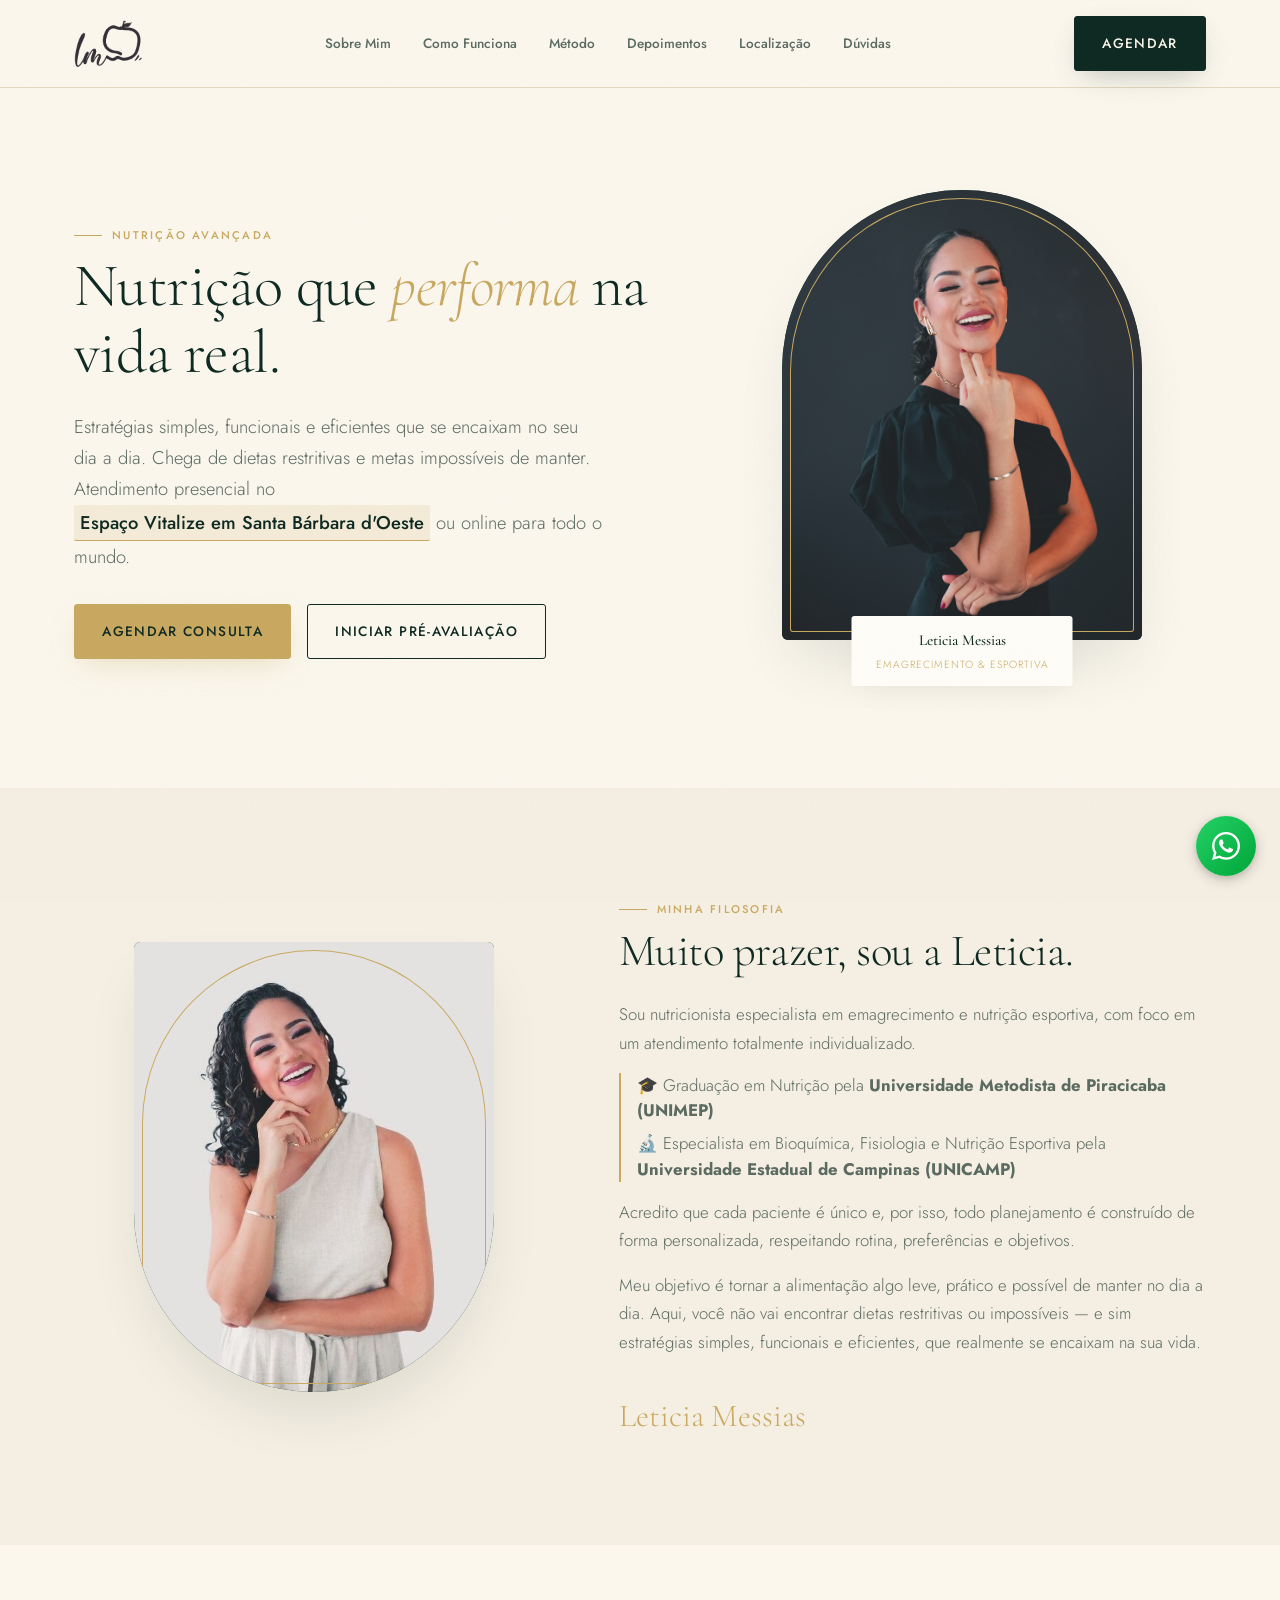
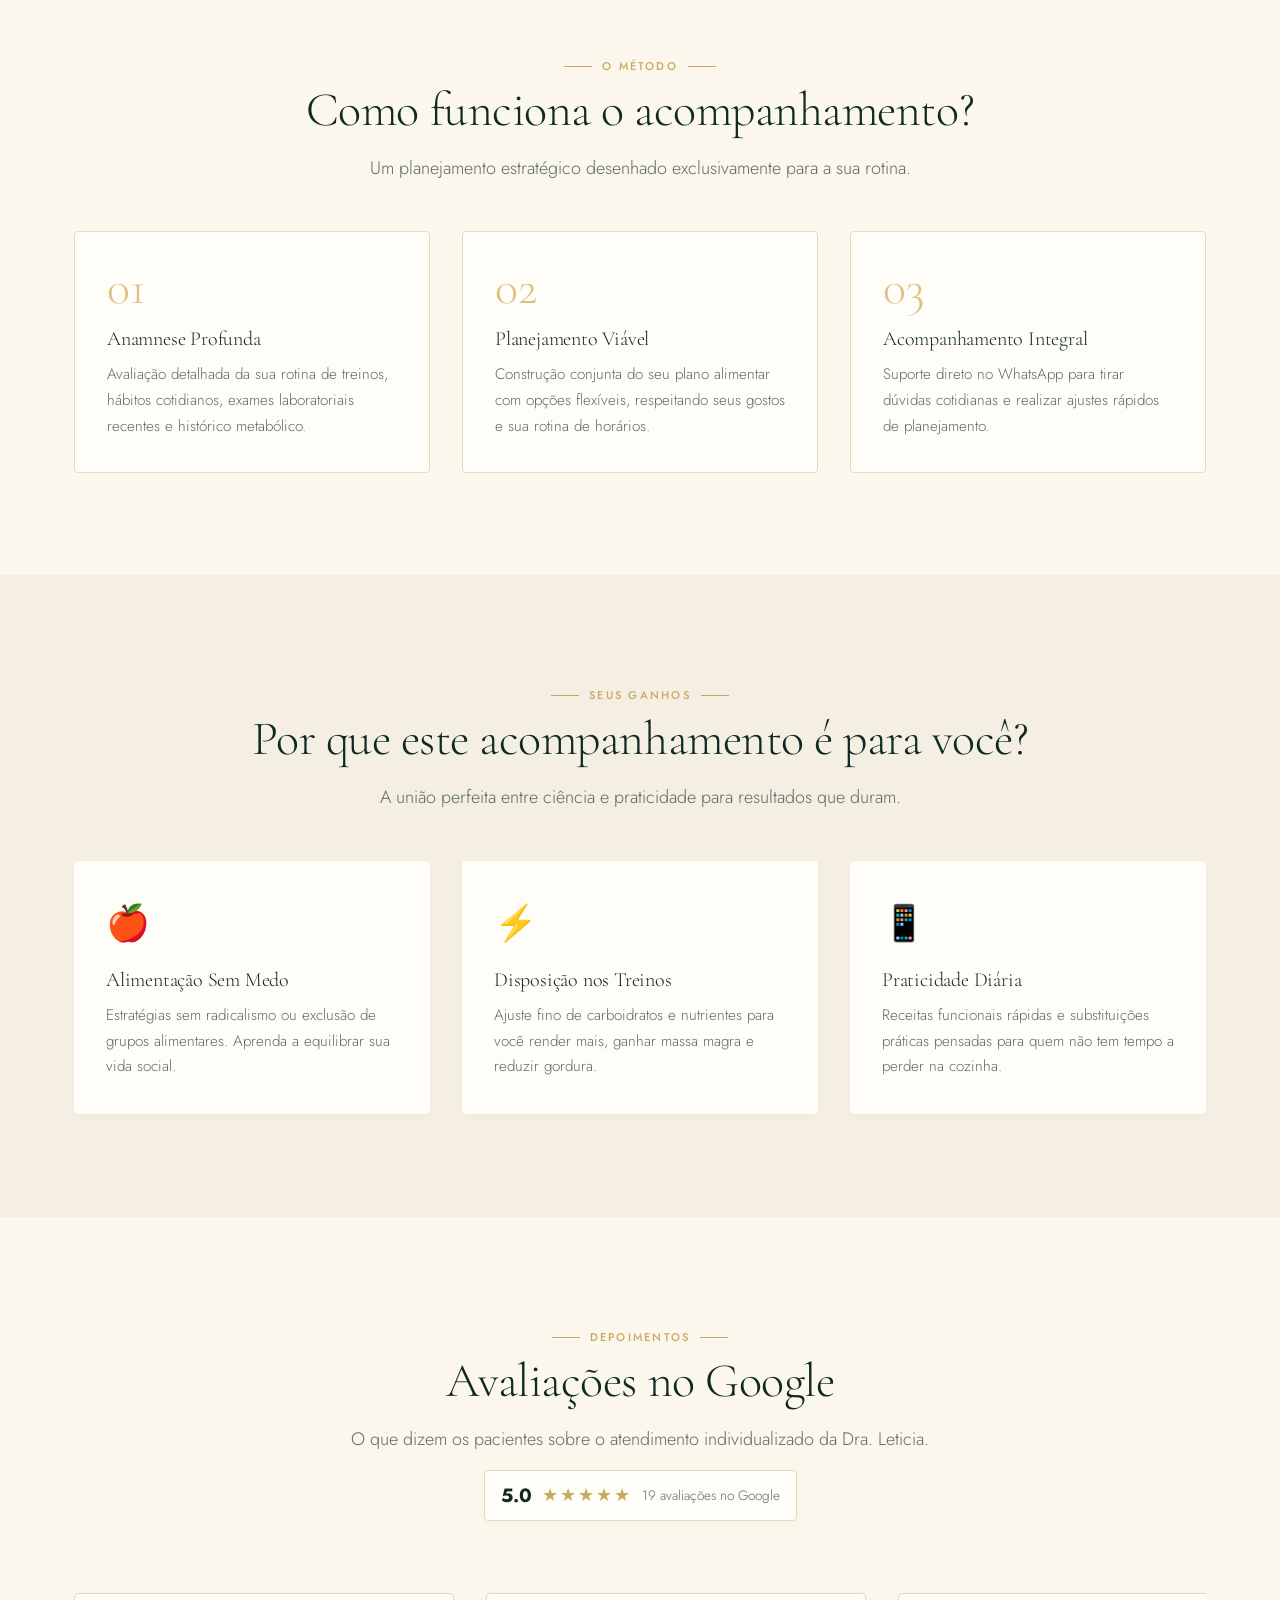
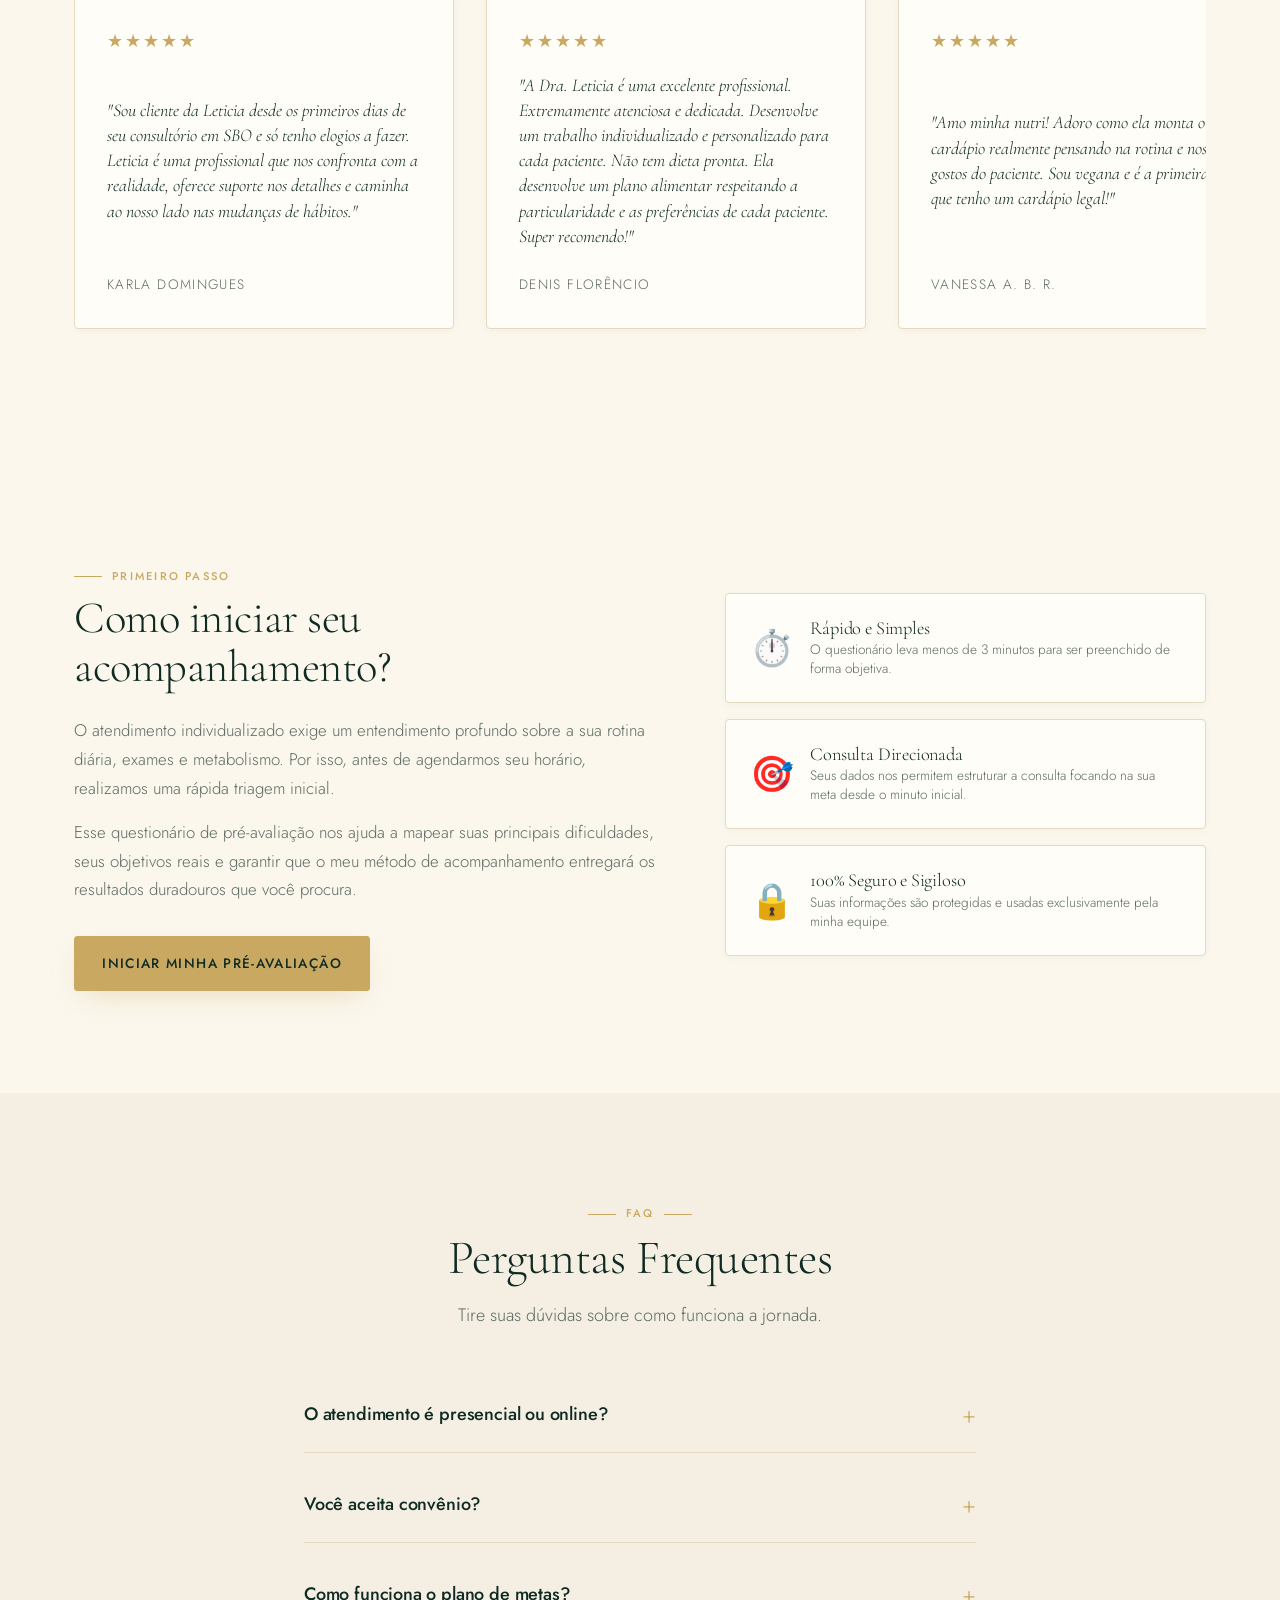
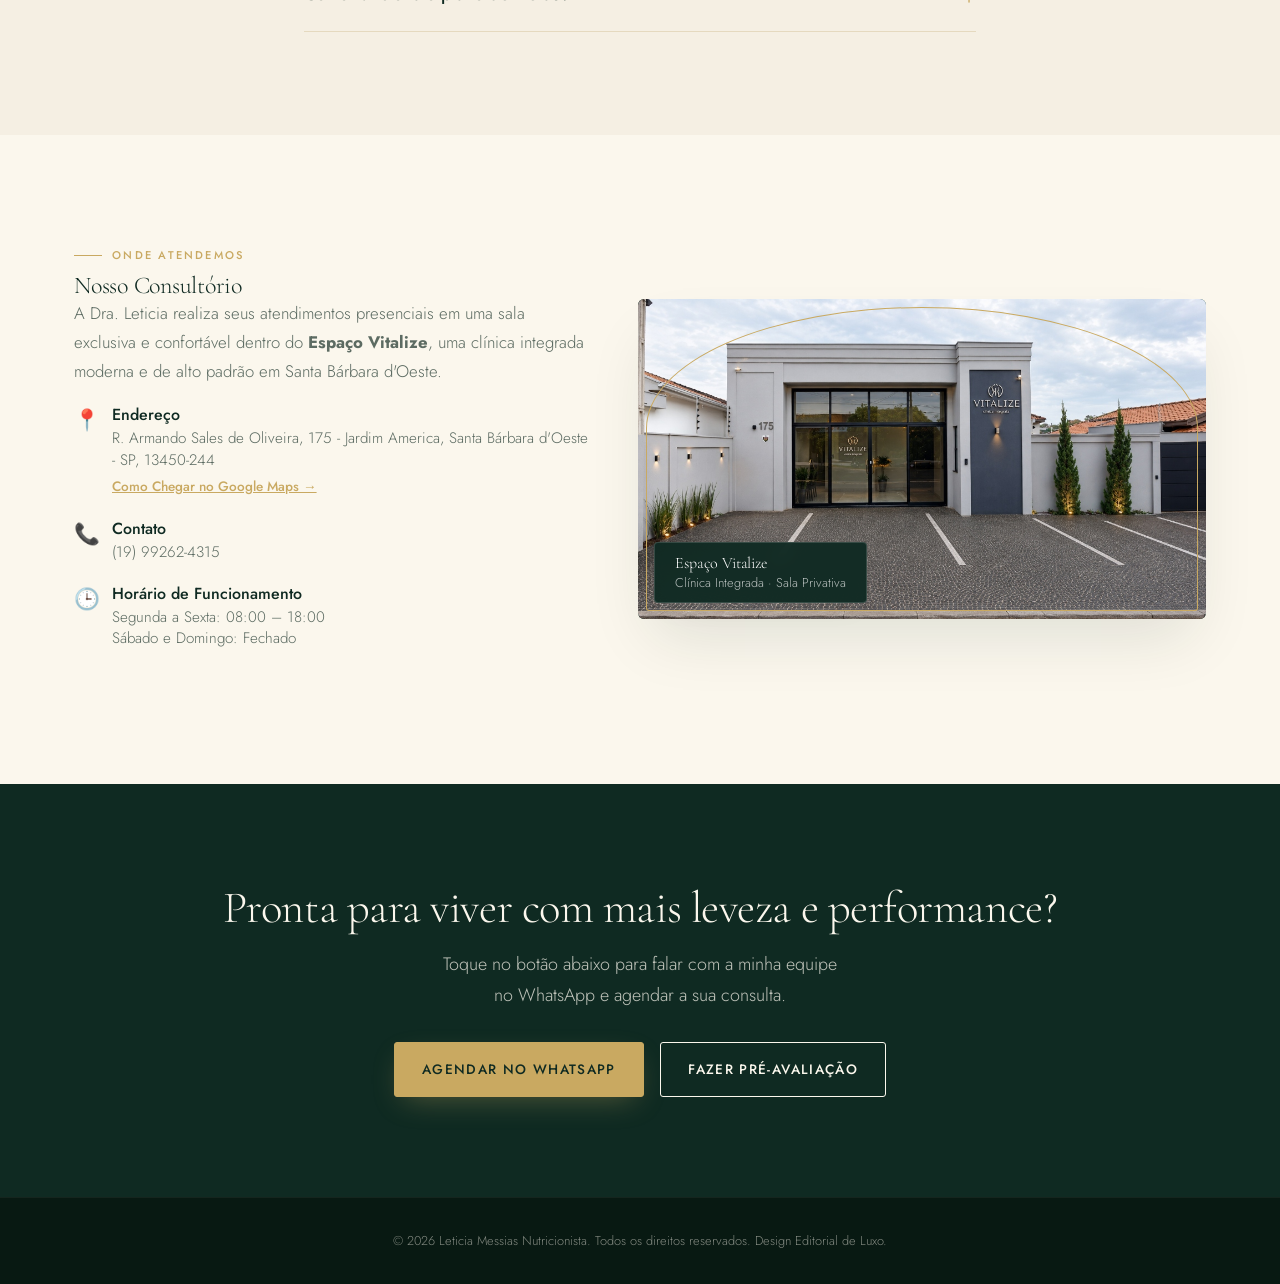
<file: src/index.html>
<!DOCTYPE html>
<html lang="pt-BR">
<head>
    <meta charset="UTF-8">
    <meta name="viewport" content="width=device-width, initial-scale=1.0">
    <title>Dra. Leticia Messias — Nutrição que performa na vida real</title>
    <!-- CSS Principal -->
    <link rel="stylesheet" href="./css/main.css">
</head>
<body>

    <!-- TEXTURA DE PAPEL EDITORIAL FIXA -->
    <div class="grain"></div>

    <!-- HEADER -->
    <header class="site-header">
        <div class="wrap nav">
            <a href="#" class="logo">
                <img src="./assets/icons/logo.png" alt="Leticia Messias Nutricionista" style="height: 48px; width: auto;">
            </a>
            <nav class="nav-links" aria-label="Navegação principal">
                <a href="#sobre">Sobre Mim</a>
                <a href="#como-funciona">Como Funciona</a>
                <a href="#beneficios">Método</a>
                <a href="#depoimentos">Depoimentos</a>
                <a href="#localizacao">Localização</a>
                <a href="#faq">Dúvidas</a>
            </nav>
            <a href="https://wa.me/5519992624315?text=Ol%C3%A1%2C%20Leticia!%20Gostaria%20de%20saber%20mais%20e%20agendar%20uma%20consulta." target="_blank" class="btn">Agendar</a>
        </div>
    </header>

    <!-- HERO -->
    <section id="hero" class="hero">
        <div class="wrap grid">
            <span class="eyebrow center hero-mobile-eyebrow">Nutricionista em Santa Bárbara d'Oeste · Presencial & Online</span>
            <div class="hero__content reveal">
                <span class="eyebrow hero-desktop-eyebrow">Nutrição Avançada</span>
                <h1>Nutrição que <em>performa</em> na vida real.</h1>
                <p class="sub">Estratégias simples, funcionais e eficientes que se encaixam no seu dia a dia. Chega de dietas restritivas e metas impossíveis de manter.<br> Atendimento presencial no <span class="hero-location-highlight">Espaço Vitalize em Santa Bárbara d'Oeste</span> ou online para todo o mundo.</p>
                <div class="cta-row" style="display: flex; gap: var(--space-4); flex-wrap: wrap;">
                    <a href="https://wa.me/5519992624315?text=Ol%C3%A1%2C%20Leticia!%20Gostaria%20de%20saber%20mais%20e%20agendar%20uma%20consulta." target="_blank" class="btn btn--gold">Agendar Consulta</a>
                    <a href="./pre-avaliacao.html" class="btn" style="background-color: transparent; color: var(--color-primary); border-color: var(--color-primary); box-shadow: none;">Iniciar Pré-Avaliação</a>
                </div>
            </div>
            <div class="arch-wrap reveal reveal-delay-1">
                <div class="arch">
                    <img src="./assets/images/letici-about.png" alt="Dra. Leticia Messias">
                </div>
                <div class="arch-tag">
                    <div class="tag-title">Leticia Messias</div>
                    <div class="tag-sub">Emagrecimento & Esportiva</div>
                </div>
            </div>
        </div>
    </section>

    <!-- SOBRE MIM -->
    <section id="sobre" class="sobre alt-bg">
        <div class="wrap grid">
            <div class="arch-wrap reveal">
                <div class="arch" style="border-radius: 6px 6px 50% 50% / 6px 6px 40% 40%;">
                    <img src="./assets/images/leticia-hero.webp" alt="Dra. Leticia Messias no consultório">
                </div>
            </div>
            <div class="sobre__conteudo reveal reveal-delay-1">
                <span class="eyebrow">Minha Filosofia</span>
                <h2>Muito prazer, sou a Leticia.</h2>
                <p>Sou nutricionista especialista em emagrecimento e nutrição esportiva, com foco em um atendimento totalmente individualizado.</p>
                <div class="sobre__formacao" style="margin-block: var(--space-4); font-size: 0.9rem; color: var(--color-text-muted); line-height: 1.5; border-left: 2px solid var(--color-accent); padding-left: var(--space-4);">
                    <p style="margin-bottom: var(--space-2);">🎓 Graduação em Nutrição pela <strong>Universidade Metodista de Piracicaba (UNIMEP)</strong></p>
                    <p>🔬 Especialista em Bioquímica, Fisiologia e Nutrição Esportiva pela <strong>Universidade Estadual de Campinas (UNICAMP)</strong></p>
                </div>
                <p>Acredito que cada paciente é único e, por isso, todo planejamento é construído de forma personalizada, respeitando rotina, preferências e objetivos.</p>
                <p>Meu objetivo é tornar a alimentação algo leve, prático e possível de manter no dia a dia. Aqui, você não vai encontrar dietas restritivas ou impossíveis — e sim estratégias simples, funcionais e eficientes, que realmente se encaixam na sua vida.</p>
                <div class="sobre__assinatura">Leticia Messias</div>
            </div>
        </div>
    </section>

    <!-- COMO FUNCIONA -->
    <section id="como-funciona" class="como-funciona">
        <div class="wrap">
            <div class="sec-head center reveal">
                <span class="eyebrow center">O Método</span>
                <h2>Como funciona o acompanhamento?</h2>
                <p>Um planejamento estratégico desenhado exclusivamente para a sua rotina.</p>
            </div>
            
            <div class="timeline-grid reveal reveal-delay-1">
                <div class="step-card">
                    <div class="step-num">01</div>
                    <h3>Anamnese Profunda</h3>
                    <p>Avaliação detalhada da sua rotina de treinos, hábitos cotidianos, exames laboratoriais recentes e histórico metabólico.</p>
                </div>
                <div class="step-card">
                    <div class="step-num">02</div>
                    <h3>Planejamento Viável</h3>
                    <p>Construção conjunta do seu plano alimentar com opções flexíveis, respeitando seus gostos e sua rotina de horários.</p>
                </div>
                <div class="step-card">
                    <div class="step-num">03</div>
                    <h3>Acompanhamento Integral</h3>
                    <p>Suporte direto no WhatsApp para tirar dúvidas cotidianas e realizar ajustes rápidos de planejamento.</p>
                </div>
            </div>
        </div>
    </section>

    <!-- BENEFICIOS -->
    <section id="beneficios" class="beneficios alt-bg">
        <div class="wrap">
            <div class="sec-head center reveal">
                <span class="eyebrow center">Seus Ganhos</span>
                <h2>Por que este acompanhamento é para você?</h2>
                <p>A união perfeita entre ciência e praticidade para resultados que duram.</p>
            </div>

            <div class="beneficios-grid reveal reveal-delay-1">
                <div class="beneficios-card">
                    <div class="beneficios-icon">🍎</div>
                    <h3>Alimentação Sem Medo</h3>
                    <p>Estratégias sem radicalismo ou exclusão de grupos alimentares. Aprenda a equilibrar sua vida social.</p>
                </div>
                <div class="beneficios-card">
                    <div class="beneficios-icon">⚡</div>
                    <h3>Disposição nos Treinos</h3>
                    <p>Ajuste fino de carboidratos e nutrientes para você render mais, ganhar massa magra e reduzir gordura.</p>
                </div>
                <div class="beneficios-card">
                    <div class="beneficios-icon">📱</div>
                    <h3>Praticidade Diária</h3>
                    <p>Receitas funcionais rápidas e substituições práticas pensadas para quem não tem tempo a perder na cozinha.</p>
                </div>
            </div>
        </div>
    </section>

    <!-- DEPOIMENTOS -->
    <section id="depoimentos" class="depoimentos">
        <div class="wrap">
            <div class="sec-head center reveal">
                <span class="eyebrow center">Depoimentos</span>
                <h2>Avaliações no Google</h2>
                <p>O que dizem os pacientes sobre o atendimento individualizado da Dra. Leticia.</p>
                <div class="google-badge" style="display: inline-flex; align-items: center; gap: 10px; margin-top: var(--space-4); background: var(--color-surface); padding: 8px 16px; border: 1px solid var(--color-border); border-radius: 4px; box-shadow: var(--shadow-sm);">
                    <span style="font-weight: bold; font-size: 1.2rem; color: var(--color-primary); font-family: var(--font-body);">5.0</span>
                    <span class="stars" style="margin-bottom: 0;">★★★★★</span>
                    <span style="font-size: 0.85rem; color: var(--color-text-muted);">19 avaliações no Google</span>
                </div>
            </div>

            <div class="depoimentos__carousel-container reveal reveal-delay-1">
                <div class="depoimentos__track">
                    <!-- Conjunto original de 4 cards -->
                    <div class="depoimentos-card">
                        <div class="stars">★★★★★</div>
                        <blockquote>"Sou cliente da Leticia desde os primeiros dias de seu consultório em SBO e só tenho elogios a fazer. Leticia é uma profissional que nos confronta com a realidade, oferece suporte nos detalhes e caminha ao nosso lado nas mudanças de hábitos."</blockquote>
                        <div class="author">Karla Domingues</div>
                    </div>
                    <div class="depoimentos-card">
                        <div class="stars">★★★★★</div>
                        <blockquote>"A Dra. Leticia é uma excelente profissional. Extremamente atenciosa e dedicada. Desenvolve um trabalho individualizado e personalizado para cada paciente. Não tem dieta pronta. Ela desenvolve um plano alimentar respeitando a particularidade e as preferências de cada paciente. Super recomendo!"</blockquote>
                        <div class="author">Denis Florêncio</div>
                    </div>
                    <div class="depoimentos-card">
                        <div class="stars">★★★★★</div>
                        <blockquote>"Amo minha nutri! Adoro como ela monta o cardápio realmente pensando na rotina e nos gostos do paciente. Sou vegana e é a primeira vez que tenho um cardápio legal!"</blockquote>
                        <div class="author">Vanessa A. B. R.</div>
                    </div>
                    <div class="depoimentos-card">
                        <div class="stars">★★★★★</div>
                        <blockquote>"Excelente profissional, montou meu cardápio de acordo com os meus gostos e foi super fácil seguir a dieta, que delíciaaa!! maravilhosa ❤️"</blockquote>
                        <div class="author">Mariane</div>
                    </div>

                    <!-- Cópia duplicada dos cards para efeito infinito na esteira -->
                    <div class="depoimentos-card">
                        <div class="stars">★★★★★</div>
                        <blockquote>"Sou cliente da Leticia desde os primeiros dias de seu consultório em SBO e só tenho elogios a fazer. Leticia é uma profissional que nos confronta com a realidade, oferece suporte nos detalhes e caminha ao nosso lado nas mudanças de hábitos."</blockquote>
                        <div class="author">Karla Domingues</div>
                    </div>
                    <div class="depoimentos-card">
                        <div class="stars">★★★★★</div>
                        <blockquote>"A Dra. Leticia é uma excelente profissional. Extremamente atenciosa e dedicada. Desenvolve um trabalho individualizado e personalizado para cada paciente. Não tem dieta pronta. Ela desenvolve um plano alimentar respeitando a particularidade e as preferências de cada paciente. Super recomendo!"</blockquote>
                        <div class="author">Denis Florêncio</div>
                    </div>
                    <div class="depoimentos-card">
                        <div class="stars">★★★★★</div>
                        <blockquote>"Amo minha nutri! Adoro como ela monta o cardápio realmente pensando na rotina e nos gostos do paciente. Sou vegana e é a primeira vez que tenho um cardápio legal!"</blockquote>
                        <div class="author">Vanessa A. B. R.</div>
                    </div>
                    <div class="depoimentos-card">
                        <div class="stars">★★★★★</div>
                        <blockquote>"Excelente profissional, montou meu cardápio de acordo com os meus gostos e foi super fácil seguir a dieta, que delíciaaa!! maravilhosa ❤️"</blockquote>
                        <div class="author">Mariane</div>
                    </div>
                </div>
            </div>
        </div>
    </section>

    <!-- SEÇÃO PRÉ-AVALIAÇÃO (TRIAGEM INFORMATIVA) -->
    <section id="triagem" class="triagem">
        <div class="wrap grid">
            <div class="triagem__content reveal">
                <span class="eyebrow">Primeiro Passo</span>
                <h2>Como iniciar seu acompanhamento?</h2>
                <p>O atendimento individualizado exige um entendimento profundo sobre a sua rotina diária, exames e metabolismo. Por isso, antes de agendarmos seu horário, realizamos uma rápida triagem inicial.</p>
                <p>Esse questionário de pré-avaliação nos ajuda a mapear suas principais dificuldades, seus objetivos reais e garantir que o meu método de acompanhamento entregará os resultados duradouros que você procura.</p>
                <a href="./pre-avaliacao.html" class="btn btn--gold" style="margin-top: var(--space-4);">Iniciar Minha Pré-Avaliação</a>
            </div>
            
            <div class="triagem__cards reveal reveal-delay-1">
                <div class="triagem-info-card">
                    <span>⏱️</span>
                    <div>
                        <h3>Rápido e Simples</h3>
                        <p>O questionário leva menos de 3 minutos para ser preenchido de forma objetiva.</p>
                    </div>
                </div>
                <div class="triagem-info-card">
                    <span>🎯</span>
                    <div>
                        <h3>Consulta Direcionada</h3>
                        <p>Seus dados nos permitem estruturar a consulta focando na sua meta desde o minuto inicial.</p>
                    </div>
                </div>
                <div class="triagem-info-card">
                    <span>🔒</span>
                    <div>
                        <h3>100% Seguro e Sigiloso</h3>
                        <p>Suas informações são protegidas e usadas exclusivamente pela minha equipe.</p>
                    </div>
                </div>
            </div>
        </div>
    </section>

    <!-- FAQ -->
    <section id="faq" class="faq alt-bg">
        <div class="wrap">
            <div class="sec-head center reveal">
                <span class="eyebrow center">FAQ</span>
                <h2>Perguntas Frequentes</h2>
                <p>Tire suas dúvidas sobre como funciona a jornada.</p>
            </div>

            <div class="faq-list reveal reveal-delay-1">
                <div class="faq__item">
                    <div class="faq__question">
                        <h3>O atendimento é presencial ou online?</h3>
                        <span class="faq__icon">+</span>
                    </div>
                    <div class="faq__answer">
                        <p>Atendemos presencialmente no consultório e também de forma online (via teleconsulta), com a mesma entrega clínica e proximidade para qualquer lugar do mundo.</p>
                    </div>
                </div>
                <div class="faq__item">
                    <div class="faq__question">
                        <h3>Você aceita convênio?</h3>
                        <span class="faq__icon">+</span>
                    </div>
                    <div class="faq__answer">
                        <p>O atendimento é particular, visando mais tempo e profundidade na consulta. No entanto, fornecemos recibos e documentações necessárias para que você solicite o reembolso diretamente ao seu plano de saúde.</p>
                    </div>
                </div>
                <div class="faq__item">
                    <div class="faq__question">
                        <h3>Como funciona o plano de metas?</h3>
                        <span class="faq__icon">+</span>
                    </div>
                    <div class="faq__answer">
                        <p>Não trabalhamos com dietas de gaveta. O seu plano de metas alimentar é construído na hora da consulta, considerando sua rotina exata para garantir que você consiga executá-lo sem estresse.</p>
                    </div>
                </div>
            </div>
        </div>
    </section>

    <!-- LOCALIZAÇÃO -->
    <section id="localizacao" class="localizacao">
        <div class="wrap grid">
            <div class="localizacao__content reveal">
                <span class="eyebrow">Onde Atendemos</span>
                <h2>Nosso Consultório</h2>
                <p>
                    A Dra. Leticia realiza seus atendimentos presenciais em uma sala exclusiva e confortável dentro do <strong>Espaço Vitalize</strong>, uma clínica integrada moderna e de alto padrão em Santa Bárbara d'Oeste.
                </p>

                <div class="localizacao__detalhes">
                    <div class="localizacao__item">
                        <span class="localizacao__icon">📍</span>
                        <div>
                            <strong class="localizacao__item-title">Endereço</strong>
                            <span class="localizacao__item-text">
                                R. Armando Sales de Oliveira, 175 - Jardim America, Santa Bárbara d'Oeste - SP, 13450-244
                            </span>
                            <a href="https://maps.google.com/?q=Espaco+Vitalize+R.+Armando+Sales+de+Oliveira+175+Jardim+America+Santa+Barbara+d+Oeste" target="_blank" class="localizacao__link">Como Chegar no Google Maps →</a>
                        </div>
                    </div>

                    <div class="localizacao__item">
                        <span class="localizacao__icon">📞</span>
                        <div>
                            <strong class="localizacao__item-title">Contato</strong>
                            <span class="localizacao__item-text">(19) 99262-4315</span>
                        </div>
                    </div>

                    <div class="localizacao__item">
                        <span class="localizacao__icon">🕒</span>
                        <div>
                            <strong class="localizacao__item-title">Horário de Funcionamento</strong>
                            <span class="localizacao__item-text">
                                Segunda a Sexta: 08:00 – 18:00<br>Sábado e Domingo: Fechado
                            </span>
                        </div>
                    </div>
                </div>
            </div>

            <div class="localizacao__imagem-wrapper reveal reveal-delay-1">
                <div class="arch">
                    <img src="./assets/images/clinica-vitalize.jpg" alt="Fachada do Espaço Vitalize">
                </div>
                <div class="localizacao__badge">
                    <h3>Espaço Vitalize</h3>
                    <p>Clínica Integrada · Sala Privativa</p>
                </div>
            </div>
        </div>
    </section>

    <!-- CTA FINAL -->
    <section id="agendar" class="cta-final reveal">
        <div class="wrap">
            <h2>Pronta para viver com mais leveza e performance?</h2>
            <p>Toque no botão abaixo para falar com a minha equipe no WhatsApp e agendar a sua consulta.</p>
            <div style="display: flex; gap: var(--space-4); justify-content: center; flex-wrap: wrap;">
                <a href="https://wa.me/5519992624315?text=Ol%C3%A1%2C%20Leticia!%20Gostaria%20de%20saber%20mais%20e%20agendar%20uma%20consulta." target="_blank" class="btn btn--gold">Agendar no WhatsApp</a>
                <a href="./pre-avaliacao.html" class="btn" style="background-color: transparent; color: var(--color-background); border-color: var(--color-background); box-shadow: none;">Fazer Pré-Avaliação</a>
            </div>
        </div>
    </section>

    <!-- FOOTER -->
    <footer class="site-footer">
        <div class="wrap">
            <p>© 2026 Leticia Messias Nutricionista. Todos os direitos reservados. Design Editorial de Luxo.</p>
        </div>
    </footer>

    <!-- BOTÃO FLUTUANTE DO WHATSAPP -->
    <a href="https://wa.me/5519992624315" class="whatsapp-float" target="_blank" aria-label="Falar no WhatsApp">
        <svg xmlns="http://www.w3.org/2000/svg" viewBox="0 0 448 512" width="28" height="28" fill="currentColor">
            <path d="M380.9 97.1C339 55.1 283.2 32 223.9 32c-122.4 0-222 99.6-222 222 0 39.1 10.2 77.3 29.6 111L0 480l117.7-30.9c32.4 17.7 68.9 27 106.1 27h.1c122.3 0 224.1-99.6 224.1-222 0-59.3-25.2-115-67.1-157zm-157 341.6c-33.2 0-65.7-8.9-94-25.7l-6.7-4-69.8 18.3L72 359.2l-4.4-7c-18.5-29.4-28.2-63.3-28.2-98.2 0-101.7 82.8-184.5 184.6-184.5 49.3 0 95.6 19.2 130.4 54.1 34.8 34.9 56.2 81.2 56.1 130.5 0 101.8-84.9 184.6-186.6 184.6zm101.2-138.2c-5.5-2.8-32.8-16.2-37.9-18-5.1-1.9-8.8-2.8-12.5 2.8-3.7 5.6-14.3 18-17.6 21.8-3.2 3.7-6.5 4.2-12 1.4-32.6-16.3-54-29.1-75.5-66-5.7-9.8 5.7-9.1 16.3-30.3 1.8-3.7.9-6.9-.5-9.7-1.4-2.8-12.5-30.1-17.1-41.2-4.5-10.8-9.1-9.3-12.5-9.5-3.2-.2-6.9-.2-10.6-.2-3.7 0-9.7 1.4-14.8 6.9-5.1 5.6-19.4 19-19.4 46.3 0 27.3 19.9 53.7 22.6 57.4 2.8 3.7 39.1 59.7 94.8 83.8 35.2 15.2 49 16.5 66.6 13.9 10.7-1.6 32.8-13.4 37.4-26.4 4.6-13 4.6-24.1 3.2-26.4-1.3-2.5-5-3.9-10.5-6.6z"/>
        </svg>
    </a>

    <!-- JS -->
    <script src="./js/main.js"></script>
</body>
</html>
</file>
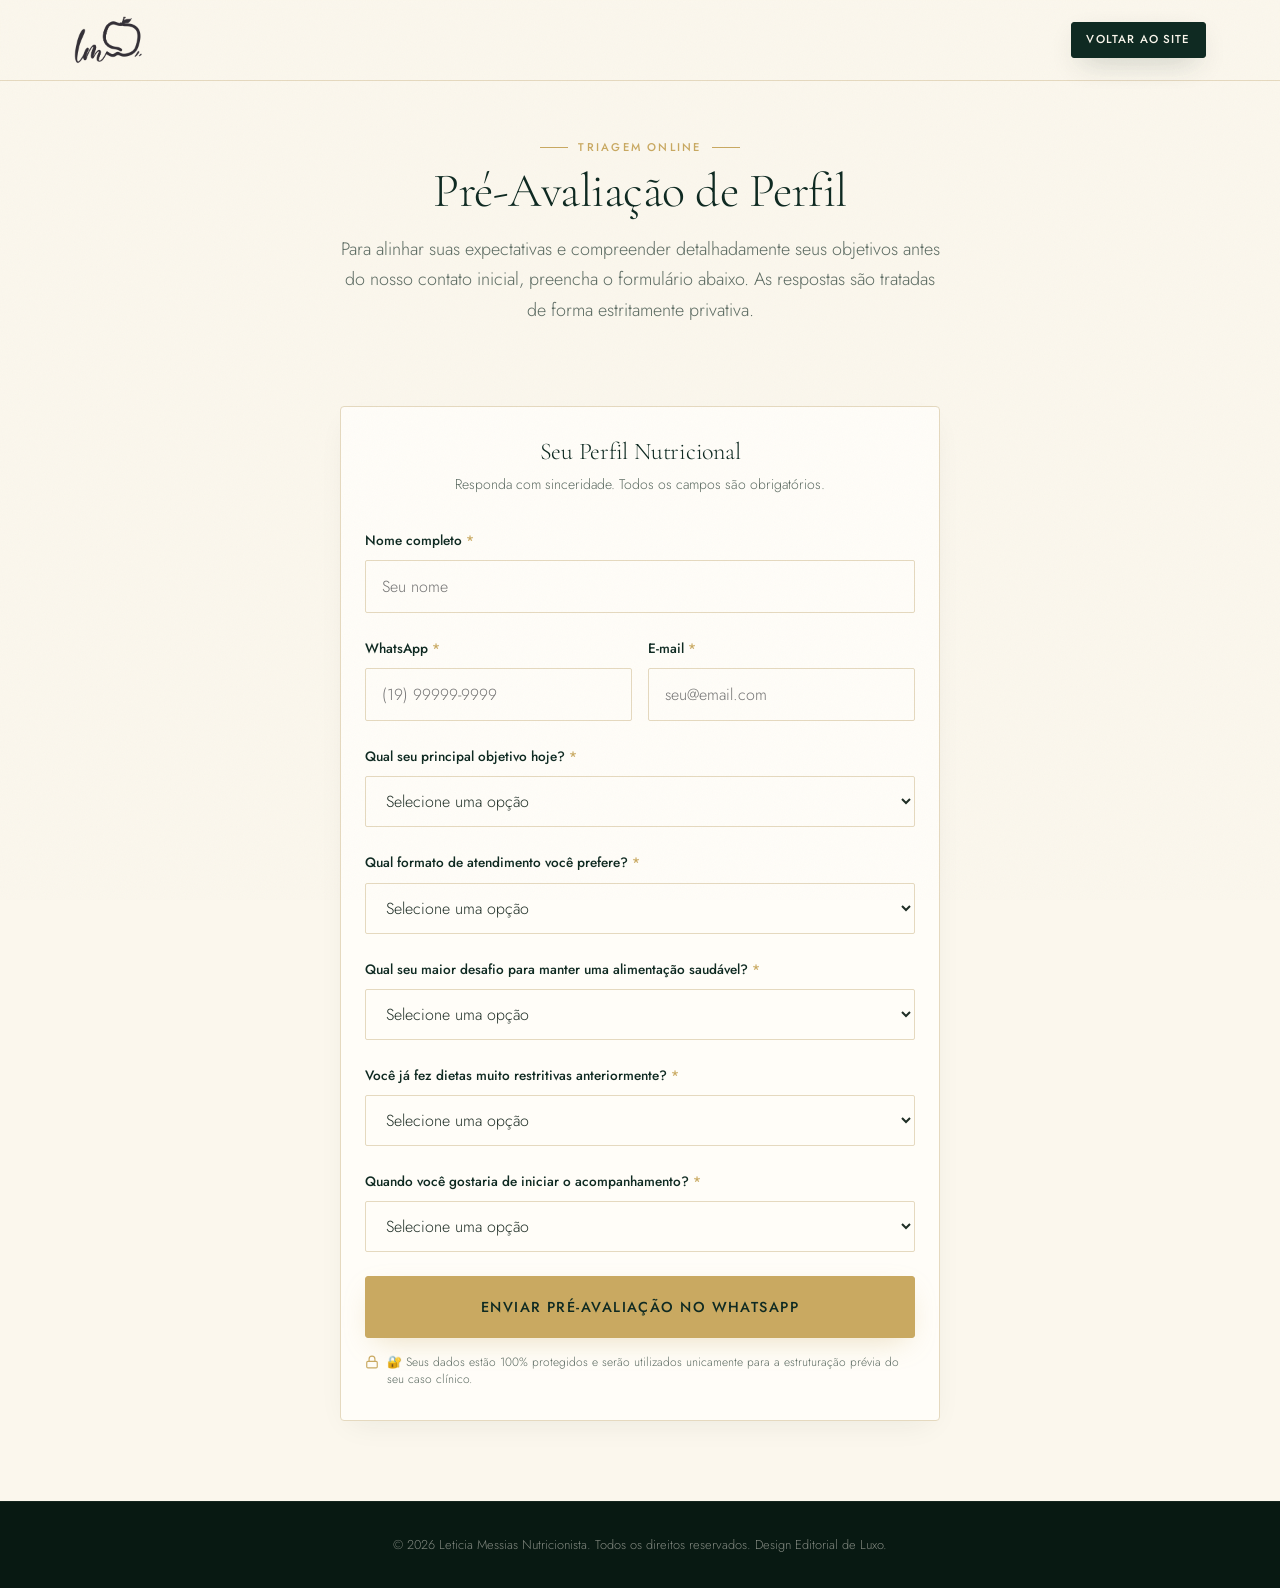
<file: src/pre-avaliacao.html>
<!DOCTYPE html>
<html lang="pt-BR">
<head>
  <meta charset="UTF-8">
  <meta name="viewport" content="width=device-width, initial-scale=1.0">
  <meta name="description" content="Preencha sua pré-avaliação para o acompanhamento personalizado com a Dra. Leticia Messias.">
  <title>Pré-Avaliação — Dra. Leticia Messias</title>
  <link rel="stylesheet" href="./css/main.css">
</head>
<body>

  <!-- TEXTURA DE PAPEL EDITORIAL FIXA -->
  <div class="grain"></div>

  <!-- HEADER -->
  <header class="site-header">
    <div class="wrap nav">
      <a href="index.html" class="logo" aria-label="Página inicial">
        <img src="./assets/icons/logo.png" alt="Leticia Messias Nutricionista">
      </a>
      <a href="index.html" class="btn" style="padding: 0.6em 1.25em; font-size: 0.72rem;">Voltar ao Site</a>
    </div>
  </header>

  <main>
    <!-- HERO DA PRÉ-AVALIAÇÃO -->
    <section class="hero-form" style="padding-top: var(--space-12); padding-bottom: var(--space-4);">
      <div class="wrap text-center">
        <div class="sec-head center">
          <span class="eyebrow center">Triagem Online</span>
          <h2>Pré-Avaliação de Perfil</h2>
          <p style="max-width: 60ch; margin-inline: auto;">
            Para alinhar suas expectativas e compreender detalhadamente seus objetivos antes do nosso contato inicial, preencha o formulário abaixo. As respostas são tratadas de forma estritamente privativa.
          </p>
        </div>
      </div>
    </section>

    <!-- FORMULÁRIO -->
    <section class="form-section" style="padding-top: var(--space-4); padding-bottom: var(--space-20);">
      <div class="wrap">
        <div class="form-card" style="max-width: 600px; margin: 0 auto;">
          <div class="form-card__header">
            <h2 class="form-card__title">Seu Perfil Nutricional</h2>
            <p class="form-card__subtitle">Responda com sinceridade. Todos os campos são obrigatórios.</p>
          </div>

          <form
            class="form"
            data-whatsapp-form
            data-whatsapp-phone="5519992624315"
            data-whatsapp-title="Pré-Avaliação — Nova Paciente"
            novalidate
          >
            <div class="form__group">
              <label class="form__label form__label--required" for="nome">Nome completo</label>
              <input
                class="form__input"
                type="text"
                id="nome"
                name="nome"
                placeholder="Seu nome"
                required
                data-label="Nome"
              >
              <span class="form__error" id="erro-nome" data-error-for="nome">
                Por favor, preencha seu nome completo.
              </span>
            </div>

            <div class="form__row">
              <div class="form__group">
                <label class="form__label form__label--required" for="telefone">WhatsApp</label>
                <input
                  class="form__input"
                  type="tel"
                  id="telefone"
                  name="telefone"
                  placeholder="(19) 99999-9999"
                  required
                  data-label="WhatsApp"
                >
                <span class="form__error" id="erro-telefone" data-error-for="telefone">
                  Preencha seu WhatsApp.
                </span>
              </div>

              <div class="form__group">
                <label class="form__label form__label--required" for="email">E-mail</label>
                <input
                  class="form__input"
                  type="email"
                  id="email"
                  name="email"
                  placeholder="seu@email.com"
                  required
                  data-label="E-mail"
                >
                <span class="form__error" id="erro-email" data-error-for="email">
                  Preencha um e-mail válido.
                </span>
              </div>
            </div>

            <div class="form__group">
              <label class="form__label form__label--required" for="objetivo">Qual seu principal objetivo hoje?</label>
              <div class="form__select-wrap">
                <select
                  class="form__select"
                  id="objetivo"
                  name="objetivo"
                  required
                  data-label="Objetivo Principal"
                >
                  <option value="" disabled selected>Selecione uma opção</option>
                  <option value="emagrecimento">Emagrecimento Saudável</option>
                  <option value="ganho-massa">Hipertrofia / Ganho de Massa Magra</option>
                  <option value="performance">Melhora da Performance Esportiva</option>
                  <option value="saude-qualidade">Saúde, Qualidade de Vida e Reeducação</option>
                </select>
                <span class="form__error" id="erro-objetivo" data-error-for="objetivo">
                  Selecione seu objetivo.
                </span>
              </div>
            </div>

            <div class="form__group">
              <label class="form__label form__label--required" for="formato">Qual formato de atendimento você prefere?</label>
              <div class="form__select-wrap">
                <select
                  class="form__select"
                  id="formato"
                  name="formato"
                  required
                  data-label="Formato de Atendimento"
                >
                  <option value="" disabled selected>Selecione uma opção</option>
                  <option value="presencial">Presencial (Santa Bárbara d'Oeste/SP)</option>
                  <option value="online">Online (Teleconsulta para qualquer lugar do mundo)</option>
                  <option value="indiferente">Indiferente / Tanto faz</option>
                </select>
                <span class="form__error" id="erro-formato" data-error-for="formato">
                  Selecione o formato de atendimento preferido.
                </span>
              </div>
            </div>

            <div class="form__group">
              <label class="form__label form__label--required" for="desafio">Qual seu maior desafio para manter uma alimentação saudável?</label>
              <div class="form__select-wrap">
                <select
                  class="form__select"
                  id="desafio"
                  name="desafio"
                  required
                  data-label="Maior Desafio"
                >
                  <option value="" disabled selected>Selecione uma opção</option>
                  <option value="tempo">Falta de tempo para preparar as refeições</option>
                  <option value="ansiedade">Ansiedade, estresse e beliscos constantes</option>
                  <option value="adesao">Dificuldade em manter a constância na dieta</option>
                  <option value="social">Conciliar a alimentação com a vida social/viagens</option>
                </select>
                <span class="form__error" id="erro-desafio" data-error-for="desafio">
                  Selecione seu maior desafio.
                </span>
              </div>
            </div>

            <div class="form__group">
              <label class="form__label form__label--required" for="dieta">Você já fez dietas muito restritivas anteriormente?</label>
              <div class="form__select-wrap">
                <select
                  class="form__select"
                  id="dieta"
                  name="dieta"
                  required
                  data-label="Dietas Restritivas Anteriores"
                >
                  <option value="" disabled selected>Selecione uma opção</option>
                  <option value="sim">Sim, várias vezes (mas sempre recupero o peso)</option>
                  <option value="nao">Não, procuro manter algo equilibrado</option>
                  <option value="primeira-vez">Será minha primeira vez com acompanhamento profissional</option>
                </select>
                <span class="form__error" id="erro-dieta" data-error-for="dieta">
                  Selecione uma resposta.
                </span>
              </div>
            </div>

            <div class="form__group">
              <label class="form__label form__label--required" for="urgencia">Quando você gostaria de iniciar o acompanhamento?</label>
              <div class="form__select-wrap">
                <select
                  class="form__select"
                  id="urgencia"
                  name="urgencia"
                  required
                  data-label="Urgência para Início"
                >
                  <option value="" disabled selected>Selecione uma opção</option>
                  <option value="imediato">O quanto antes (estou pronta para começar agora)</option>
                  <option value="esta-semana">Nas próximas semanas</option>
                  <option value="pesquisando">Apenas pesquisando valores e entendendo o funcionamento</option>
                </select>
                <span class="form__error" id="erro-urgencia" data-error-for="urgencia">
                  Selecione uma opção de início.
                </span>
              </div>
            </div>

            <button class="btn btn--gold btn--full btn--lg" type="submit">
              Enviar Pré-Avaliação no WhatsApp
            </button>

            <p class="form__privacy">
              <svg viewBox="0 0 24 24" fill="none" stroke="currentColor" stroke-width="2" aria-hidden="true">
                <rect x="3" y="11" width="18" height="11" rx="2" ry="2"/>
                <path d="M7 11V7a5 5 0 0 1 10 0v4"/>
              </svg>
              🔐 Seus dados estão 100% protegidos e serão utilizados unicamente para a estruturação prévia do seu caso clínico.
            </p>

            <!-- Mensagem de Sucesso -->
            <div class="form__success" role="status" aria-live="polite">
              <div class="form__success-icon" aria-hidden="true">
                <svg viewBox="0 0 24 24" fill="none" stroke="currentColor" stroke-width="2" aria-hidden="true">
                  <polyline points="20 6 9 17 4 12"/>
                </svg>
              </div>
              <p class="form__success-title">Formulário Pronto!</p>
              <p class="form__success-text">Você será redirecionada para o WhatsApp da Dra. Leticia para finalizar e agendar seu horário.</p>
            </div>

          </form>
        </div>
      </div>
    </section>
  </main>

  <!-- FOOTER -->
  <footer class="site-footer">
    <div class="wrap">
      <p>© 2026 Leticia Messias Nutricionista. Todos os direitos reservados. Design Editorial de Luxo.</p>
    </div>
  </footer>

  <script src="./js/main.js"></script>
</body>
</html>
</file>
<file: src/css/main.css>
@import url('./reset.css');
@import url('./variables.css');

/* === LAYOUT E SEÇÕES GLOBAIS === */
section {
  padding-block: clamp(72px, 8vw, 140px);
  position: relative;
}

.wrap {
  max-width: var(--container-xl);
  margin-inline: auto;
  padding-inline: var(--space-6);
  position: relative;
  z-index: 2;
}

.alt-bg {
  background-color: var(--color-surface-dark);
}

.sec-head {
  max-width: 50rem;
  margin-bottom: var(--space-12);
}

.sec-head.center {
  margin-inline: auto;
  text-align: center;
}

.sec-head h2 {
  font-size: clamp(2rem, 4vw, 3rem);
}

.sec-head p {
  font-size: var(--text-lg);
  color: var(--color-text-muted);
  margin-top: var(--space-4);
}

/* === REVEAL EFFECT === */
.reveal {
  opacity: 0;
  transform: translateY(30px);
  transition: opacity 1.2s var(--transition-slow), transform 1.2s var(--transition-slow);
}

.reveal--visible {
  opacity: 1;
  transform: translateY(0);
}

.reveal-delay-1 { transition-delay: 150ms; }
.reveal-delay-2 { transition-delay: 300ms; }

/* === BOTÕES === */
.btn {
  display: inline-flex;
  align-items: center;
  gap: var(--space-3);
  background-color: var(--color-primary);
  color: var(--color-background);
  font-family: var(--font-body);
  font-weight: var(--font-weight-medium);
  font-size: 0.85rem;
  letter-spacing: 0.1em;
  text-transform: uppercase;
  padding: 1.1em 2em;
  border: 1px solid var(--color-primary);
  border-radius: 3px;
  cursor: pointer;
  transition: transform 0.5s var(--transition-base), box-shadow 0.5s var(--transition-base), background 0.35s;
  box-shadow: 0 10px 30px -10px rgba(15, 42, 34, 0.3);
}

.btn:hover {
  transform: translateY(-3px);
  box-shadow: 0 20px 40px -15px rgba(15, 42, 34, 0.4);
  background-color: var(--color-primary-dark);
}

.btn--gold {
  background-color: var(--color-accent);
  color: var(--color-primary);
  border-color: var(--color-accent);
  box-shadow: 0 10px 30px -10px rgba(201, 169, 97, 0.4);
}

.btn--gold:hover {
  background-color: var(--color-accent-light);
  border-color: var(--color-accent-light);
  box-shadow: 0 20px 40px -15px rgba(201, 169, 97, 0.5);
}

.btn--full {
  width: 100%;
  justify-content: center;
}

.btn--lg {
  font-size: 0.9rem;
  padding: 1.25em 2.5em;
}

/* Botões Secundários */
.btn--secondary-dark {
  background-color: transparent;
  color: var(--color-primary);
  border-color: var(--color-primary);
  box-shadow: none;
}

.btn--secondary-dark:hover {
  background-color: rgba(15, 42, 34, 0.05);
  color: var(--color-primary-dark);
  box-shadow: none;
  transform: translateY(-2px);
}

.btn--secondary-light {
  background-color: transparent;
  color: var(--color-background);
  border-color: var(--color-background);
  box-shadow: none;
}

.btn--secondary-light:hover {
  background-color: rgba(251, 247, 237, 0.1);
  color: var(--color-background);
  box-shadow: none;
  transform: translateY(-2px);
}

/* === HEADER / NAV === */
header.site-header {
  position: sticky;
  top: 0;
  z-index: 50;
  background-color: rgba(251, 247, 237, 0.85);
  backdrop-filter: blur(12px);
  -webkit-backdrop-filter: blur(12px);
  border-bottom: 1px solid var(--color-border);
}

.nav {
  display: flex;
  align-items: center;
  justify-content: space-between;
  padding-block: var(--space-4);
}

.logo {
  display: inline-flex;
  align-items: center;
  gap: var(--space-3);
}

.logo img {
  height: 48px;
  width: auto;
}

.nav-links {
  display: flex;
  gap: var(--space-8);
}

.nav-links a {
  font-size: 0.85rem;
  font-weight: var(--font-weight-medium);
  color: var(--color-text-muted);
  position: relative;
  padding-block: var(--space-2);
}

.nav-links a:hover {
  color: var(--color-primary);
}

.nav-links a::after {
  content: "";
  position: absolute;
  left: 0;
  bottom: 0;
  width: 0;
  height: 1px;
  background-color: var(--color-accent);
  transition: width 0.3s var(--transition-base);
}

.nav-links a:hover::after {
  width: 100%;
}

@media (max-width: 768px) {
  .nav-links { display: none; }
}

/* === HERO === */
.hero .grid {
  display: grid;
  grid-template-columns: 1.1fr 0.9fr;
  gap: var(--space-12);
  align-items: center;
}

.hero h1 {
  font-size: clamp(2.2rem, 5vw, 3.8rem);
  margin-bottom: var(--space-6);
}

.hero .sub {
  font-size: clamp(1rem, 2vw, 1.15rem);
  color: var(--color-text-muted);
  margin-bottom: var(--space-8);
  max-width: 48ch;
}

.cta-row {
  display: flex;
  gap: var(--space-4);
  flex-wrap: wrap;
}

.hero-location-highlight {
  background-color: rgba(201, 169, 97, 0.15);
  border-bottom: 1.5px solid var(--color-accent);
  padding: 2px 6px;
  border-radius: 2px;
  font-weight: var(--font-weight-medium);
  color: var(--color-primary);
  display: inline-block;
  white-space: nowrap;
}

.hero .hero-mobile-eyebrow {
  display: none;
}

/* Foto com moldura em arco (Inspirado na Roberta Lara / Mariana Fayad) */
.arch-wrap {
  position: relative;
  justify-self: center;
  width: min(100%, 360px);
}

.arch {
  position: relative;
  aspect-ratio: 4/5;
  border-radius: 50% 50% 6px 6px / 40% 40% 6px 6px;
  overflow: hidden;
  background-color: var(--color-primary-light);
  box-shadow: var(--shadow-lg);
  width: 100%;
}

.arch::before {
  content: "";
  position: absolute;
  inset: 8px;
  border: 1px solid var(--color-accent);
  border-radius: 50% 50% 3px 3px / 40% 40% 3px 3px;
  pointer-events: none;
  z-index: 2;
}

.arch img {
  width: 100%;
  height: 100%;
  object-fit: cover;
  object-position: 50% 15%;
}

.arch-tag {
  display: inline-block;
  background-color: var(--color-surface);
  color: var(--color-primary);
  padding: 12px 24px;
  border-radius: 3px;
  box-shadow: var(--shadow-md);
  margin-top: -24px;
  position: relative;
  z-index: 5;
  text-align: center;
  left: 50%;
  transform: translateX(-50%);
}

.arch-tag .tag-title {
  font-family: var(--font-heading);
  font-size: 0.95rem;
  font-weight: var(--font-weight-medium);
}

.arch-tag .tag-sub {
  font-size: 0.65rem;
  color: var(--color-accent);
  letter-spacing: 0.1em;
  text-transform: uppercase;
  margin-top: 2px;
}

@media (max-width: 768px) {
  .hero .grid {
    grid-template-columns: 1fr;
    text-align: center;
  }
  .hero .sub {
    margin-inline: auto;
  }
  .hero .cta-row {
    justify-content: center;
  }
  .arch-wrap {
    order: -1;
    width: min(80%, 280px);
    margin-bottom: var(--space-8);
  }
  .hero .hero-mobile-eyebrow {
    display: inline-flex;
    order: -2;
    margin-bottom: var(--space-6);
  }
  .hero-desktop-eyebrow {
    display: none;
  }
}

/* === SOBRE MIM === */
.sobre .grid {
  display: grid;
  grid-template-columns: 0.9fr 1.1fr;
  gap: var(--space-16);
  align-items: center;
}

.sobre .arch {
  border-radius: 6px 6px 50% 50% / 6px 6px 40% 40%;
}

.sobre__conteudo h2 {
  font-size: clamp(2rem, 3.5vw, 2.8rem);
  margin-bottom: var(--space-6);
}

.sobre__conteudo p {
  color: var(--color-text-muted);
  margin-bottom: var(--space-4);
  font-size: 1.05rem;
}

.sobre__formacao {
  margin-block: var(--space-4);
  font-size: 0.9rem;
  color: var(--color-text-muted);
  line-height: 1.5;
  border-left: 2px solid var(--color-accent);
  padding-left: var(--space-4);
}

.sobre__formacao p {
  margin-bottom: var(--space-2);
}

.sobre__formacao p:last-child {
  margin-bottom: 0;
}

.sobre__assinatura {
  font-family: var(--font-heading);
  font-size: 2rem;
  margin-top: var(--space-8);
  color: var(--color-accent);
}

@media (max-width: 768px) {
  .sobre .grid {
    grid-template-columns: 1fr;
    gap: var(--space-8);
  }
  .sobre__conteudo {
    text-align: center;
  }
  .sobre__formacao {
    text-align: left;
  }
}

/* === COMO FUNCIONA (TIMELINE EDITORIAL) === */
.timeline-grid {
  display: grid;
  grid-template-columns: repeat(3, 1fr);
  gap: var(--space-8);
}

.step-card {
  background-color: var(--color-surface);
  border: 1px solid var(--color-border);
  padding: var(--space-8);
  border-radius: 4px;
  position: relative;
  transition: transform 0.5s var(--transition-base), box-shadow 0.5s var(--transition-base);
}

.step-card:hover {
  transform: translateY(-5px);
  box-shadow: var(--shadow-md);
  border-color: var(--color-accent);
}

.step-num {
  font-family: var(--font-heading);
  font-size: 3rem;
  color: var(--color-accent-light);
  line-height: 1;
  margin-bottom: var(--space-4);
}

.step-card h3 {
  font-size: var(--text-xl);
  margin-bottom: var(--space-3);
  color: var(--color-primary);
}

.step-card p {
  color: var(--color-text-muted);
  font-size: 0.95rem;
}

@media (max-width: 768px) {
  .timeline-grid {
    grid-template-columns: 1fr;
    gap: var(--space-6);
  }
}

/* === BENEFÍCIOS === */
.beneficios-grid {
  display: grid;
  grid-template-columns: repeat(3, 1fr);
  gap: var(--space-8);
}

.beneficios-card {
  background-color: var(--color-surface);
  border-bottom: 2px solid transparent;
  padding: var(--space-8);
  border-radius: 4px;
  box-shadow: var(--shadow-sm);
  transition: all var(--transition-base);
}

.beneficios-card:hover {
  transform: translateY(-5px);
  box-shadow: var(--shadow-md);
  border-bottom-color: var(--color-accent);
}

.beneficios-icon {
  font-size: 2.2rem;
  color: var(--color-accent);
  margin-bottom: var(--space-4);
}

.beneficios-card h3 {
  font-size: var(--text-xl);
  margin-bottom: var(--space-3);
}

.beneficios-card p {
  color: var(--color-text-muted);
  font-size: 0.95rem;
}

@media (max-width: 768px) {
  .beneficios-grid {
    grid-template-columns: 1fr;
  }
}

/* === DEPOIMENTOS (ESTEIRA AUTOMÁTICA / MARQUEE) === */
.depoimentos__carousel-container {
  overflow: hidden;
  width: 100%;
  position: relative;
  padding-block: var(--space-6);
}

.depoimentos__track {
  display: flex;
  gap: var(--space-8);
  width: max-content;
  animation: scrollMarquee 90s linear infinite;
}

.depoimentos__track:hover {
  animation-play-state: paused;
}

.depoimentos-card {
  background-color: var(--color-surface);
  border: 1px solid var(--color-border);
  padding: var(--space-8);
  border-radius: 4px;
  box-shadow: var(--shadow-sm);
  flex: 0 0 380px; /* Largura fixa para os cards da esteira */
  display: flex;
  flex-direction: column;
  justify-content: space-between;
}

@media (max-width: 480px) {
  .depoimentos-card {
    flex: 0 0 300px;
  }
}

/* No mobile: rolagem automática contínua (via JS) que também pode ser arrastada com o dedo */
@media (max-width: 900px), (hover: none) and (pointer: coarse) {
  .depoimentos__carousel-container {
    overflow-x: auto;
    -webkit-overflow-scrolling: touch;
    scrollbar-width: none;
    scroll-behavior: auto; /* evita que o "smooth" global anime o reset do loop, deixando-o instantâneo/imperceptível */
  }

  .depoimentos__carousel-container::-webkit-scrollbar {
    display: none;
  }

  .depoimentos__track {
    animation: none;
  }
}

@keyframes scrollMarquee {
  0% { transform: translateX(0); }
  100% { transform: translateX(calc(-50% - var(--space-4))); }
}

.stars {
  color: var(--color-accent);
  font-size: var(--text-lg);
  margin-bottom: var(--space-4);
  letter-spacing: 2px;
}

.depoimentos-card blockquote {
  font-family: var(--font-heading);
  font-size: var(--text-lg);
  font-style: italic;
  line-height: 1.4;
  color: var(--color-primary);
  margin-bottom: var(--space-6);
}

.author {
  font-family: var(--font-body);
  font-size: 0.85rem;
  text-transform: uppercase;
  letter-spacing: 0.1em;
  color: var(--color-text-muted);
}

.google-badge {
  display: inline-flex;
  align-items: center;
  gap: 10px;
  margin-top: var(--space-4);
  background: var(--color-surface);
  padding: 8px 16px;
  border: 1px solid var(--color-border);
  border-radius: 4px;
  box-shadow: var(--shadow-sm);
}

.google-badge .stars {
  margin-bottom: 0;
}

.google-badge-score {
  font-weight: bold;
  font-size: 1.2rem;
  color: var(--color-primary);
  font-family: var(--font-body);
}

.google-badge-text {
  font-size: 0.85rem;
  color: var(--color-text-muted);
}

/* === SEÇÃO TRIAGEM (PRÉ-AVALIAÇÃO) === */
.triagem .grid {
  display: grid;
  grid-template-columns: 1.1fr 0.9fr;
  gap: var(--space-16);
  align-items: center;
}

.triagem__content h2 {
  font-size: clamp(2rem, 3.5vw, 2.8rem);
  margin-bottom: var(--space-6);
}

.triagem__content p {
  color: var(--color-text-muted);
  margin-bottom: var(--space-4);
  font-size: 1.05rem;
}

.triagem__content .btn {
  margin-top: var(--space-4);
}

.triagem__cards {
  display: flex;
  flex-direction: column;
  gap: var(--space-4);
}

.triagem-info-card {
  background-color: var(--color-surface);
  padding: var(--space-6);
  border-radius: 4px;
  border: 1px solid var(--color-border);
  display: flex;
  gap: var(--space-4);
  align-items: center;
  box-shadow: var(--shadow-sm);
  transition: transform var(--transition-base);
}

.triagem-info-card:hover {
  transform: translateX(5px);
  border-color: var(--color-accent);
}

.triagem-info-card span {
  font-size: 2.2rem;
}

.triagem-info-card h3 {
  font-size: 1.15rem;
  margin-bottom: 2px;
  color: var(--color-primary);
}

.triagem-info-card p {
  font-size: 0.85rem;
  color: var(--color-text-muted);
  line-height: 1.4;
}

@media (max-width: 768px) {
  .triagem .grid {
    grid-template-columns: 1fr;
    gap: var(--space-12);
  }
}

/* === BOTÃO FLUTUANTE WHATSAPP === */
.whatsapp-float {
  position: fixed;
  bottom: 24px;
  right: 24px;
  width: 60px;
  height: 60px;
  border-radius: 50%;
  background: linear-gradient(135deg, #25D366 0%, #00a639 100%);
  color: #fff;
  display: grid;
  place-items: center;
  box-shadow: 0 4px 14px rgba(0, 0, 0, 0.18), 0 2px 6px rgba(0, 0, 0, 0.1);
  z-index: 999;
  transition: transform 0.25s, box-shadow 0.25s;
  cursor: pointer;
}

.whatsapp-float:hover {
  transform: scale(1.1) translateY(-2px);
  box-shadow: 0 8px 24px rgba(0, 0, 0, 0.22);
}

.whatsapp-float svg {
  width: 32px;
  height: 32px;
  fill: currentColor;
}

/* === FAQ ACCORDION === */
.faq-list {
  max-width: 42rem;
  margin-inline: auto;
  display: flex;
  flex-direction: column;
  gap: var(--space-4);
}

.faq__item {
  border-bottom: 1px solid var(--color-border);
}

.faq__question {
  display: flex;
  align-items: center;
  justify-content: space-between;
  padding-block: var(--space-4);
  cursor: pointer;
}

.faq__question h3 {
  font-size: var(--text-lg);
  font-family: var(--font-body);
  font-weight: var(--font-weight-medium);
  color: var(--color-primary);
}

.faq__icon {
  font-size: 1.5rem;
  color: var(--color-accent);
  transition: transform var(--transition-fast);
}

.faq__answer {
  max-height: 0;
  overflow: hidden;
  transition: max-height var(--transition-base), padding var(--transition-base);
}

.faq__answer p {
  padding-bottom: var(--space-4);
  color: var(--color-text-muted);
  font-size: 0.95rem;
}

.faq__item--active .faq__icon {
  transform: rotate(45deg);
}

/* === LOCALIZAÇÃO === */
.localizacao .grid {
  display: grid;
  grid-template-columns: 1fr 1.1fr;
  gap: var(--space-12);
  align-items: center;
}

.localizacao__content p {
  color: var(--color-text-muted);
  margin-bottom: var(--space-4);
  font-size: 1.05rem;
}

.localizacao__content p.localizacao-warning {
  margin-bottom: var(--space-6);
  font-style: italic;
  font-size: 0.95rem;
}

.localizacao__detalhes {
  display: flex;
  flex-direction: column;
  gap: var(--space-4);
  margin-bottom: var(--space-8);
}

.localizacao__item {
  display: flex;
  gap: var(--space-3);
  align-items: flex-start;
}

.localizacao__icon {
  font-size: 1.3rem;
  margin-top: 2px;
}

.localizacao__item-title {
  color: var(--color-primary);
  display: block;
  font-weight: var(--font-weight-medium);
}

.localizacao__item-text {
  font-size: 0.95rem;
  color: var(--color-text-muted);
  line-height: 1.4;
  display: block;
}

.localizacao__link {
  color: var(--color-accent);
  font-size: 0.85rem;
  font-weight: var(--font-weight-medium);
  margin-top: 4px;
  display: inline-block;
  text-decoration: underline;
}

.localizacao__imagem-wrapper {
  position: relative;
}

.localizacao .arch {
  border-radius: 6px;
  box-shadow: var(--shadow-lg);
  aspect-ratio: 16/9;
}

.localizacao__imagem-wrapper img {
  width: 100%;
  height: 100%;
  object-fit: cover;
}

.localizacao__badge {
  position: absolute;
  bottom: 16px;
  left: 16px;
  background: rgba(15, 42, 34, 0.95);
  color: #fff;
  padding: 12px 20px;
  border-radius: 4px;
  border: 1px solid rgba(255, 255, 255, 0.15);
  box-shadow: var(--shadow-md);
  backdrop-filter: blur(8px);
}

.localizacao__badge h3 {
  color: #fff;
  font-size: 1rem;
  margin-bottom: 2px;
}

.localizacao__badge p {
  font-size: 0.8rem;
  color: rgba(255, 255, 255, 0.7);
  line-height: 1.2;
}

@media (max-width: 768px) {
  .localizacao .grid {
    grid-template-columns: 1fr;
    gap: var(--space-8);
  }
}

/* === CTA FINAL === */
.cta-final {
  background-color: var(--color-primary);
  color: var(--color-background);
  text-align: center;
  padding-block: clamp(60px, 8vw, 100px);
}

.cta-final h2 {
  color: var(--color-background);
  font-size: clamp(2rem, 3.5vw, 3rem);
  margin-bottom: var(--space-4);
}

.cta-final p {
  color: rgba(251, 247, 237, 0.75);
  font-size: var(--text-lg);
  margin-bottom: var(--space-8);
  max-width: 40ch;
  margin-inline: auto;
}

.cta-final .cta-row {
  display: flex;
  gap: var(--space-4);
  justify-content: center;
  flex-wrap: wrap;
}

/* === FORMULÁRIO (PRÉ-AVALIAÇÃO) === */
.form-card {
  background-color: var(--color-surface);
  border: 1px solid var(--color-border);
  border-radius: 4px;
  padding: var(--space-8) var(--space-6);
  box-shadow: var(--shadow-md);
}

.form-card__header {
  margin-bottom: var(--space-8);
  text-align: center;
}

.form-card__title {
  font-size: var(--text-2xl);
  margin-bottom: var(--space-2);
}

.form-card__subtitle {
  font-size: var(--text-sm);
  color: var(--color-text-muted);
}

.form__row {
  display: grid;
  grid-template-columns: 1fr 1fr;
  gap: var(--space-4);
}

@media (max-width: 600px) {
  .form__row {
    grid-template-columns: 1fr;
  }
}

.form__group {
  margin-bottom: var(--space-6);
  display: flex;
  flex-direction: column;
}

.form__label {
  font-size: 0.85rem;
  font-weight: var(--font-weight-medium);
  margin-bottom: var(--space-2);
  color: var(--color-primary);
}

.form__label--required::after {
  content: " *";
  color: var(--color-accent);
}

.form__input, .form__select {
  padding: var(--space-3) var(--space-4);
  border: 1px solid var(--color-border);
  background-color: var(--color-surface);
  color: var(--color-text);
  font-family: var(--font-body);
  font-size: var(--text-base);
  border-radius: 2px;
  outline: none;
  transition: border-color var(--transition-fast), box-shadow var(--transition-fast);
}

.form__input:focus, .form__select:focus {
  border-color: var(--color-accent);
  box-shadow: 0 0 0 3px rgba(201, 169, 97, 0.1);
}

.form__input.is-error, .form__select.is-error {
  border-color: var(--color-error);
}

.form__select-wrap {
  position: relative;
  display: flex;
  flex-direction: column;
}

.form__error {
  font-size: 0.8rem;
  color: var(--color-error);
  margin-top: var(--space-2);
  display: none;
  align-items: center;
  gap: var(--space-1);
}

.form__privacy {
  display: flex;
  align-items: flex-start;
  gap: var(--space-2);
  font-size: 0.75rem;
  color: var(--color-text-muted);
  margin-top: var(--space-4);
  line-height: 1.4;
}

.form__privacy svg {
  flex-shrink: 0;
  width: 14px;
  height: 14px;
  color: var(--color-accent);
  margin-top: 1px;
}

.form__success {
  display: none;
  text-align: center;
  padding-block: var(--space-12);
}

.form__success.is-visible {
  display: block;
}

.form__success-icon {
  width: 64px;
  height: 64px;
  border-radius: 50%;
  border: 2px solid var(--color-accent);
  color: var(--color-accent);
  display: grid;
  place-items: center;
  margin: 0 auto var(--space-6);
}

.form__success-icon svg {
  width: 32px;
  height: 32px;
}

.form__success-title {
  font-family: var(--font-heading);
  font-size: var(--text-2xl);
  margin-bottom: var(--space-2);
}

.form__success-text {
  color: var(--color-text-muted);
  font-size: var(--text-base);
}

.eyebrow {
  font-family: var(--font-body);
  font-weight: var(--font-weight-medium);
  text-transform: uppercase;
  letter-spacing: .2em;
  font-size: .7rem;
  color: var(--color-accent);
  display: inline-flex;
  align-items: center;
  gap: .9em;
  margin-bottom: var(--space-2);
}

.eyebrow::before {
  content: "";
  width: 28px;
  height: 1px;
  background: var(--color-accent);
  display: inline-block;
}

.eyebrow.center {
  justify-content: center;
}

.eyebrow.center::after {
  content: "";
  width: 28px;
  height: 1px;
  background: var(--color-accent);
  display: inline-block;
}

/* === FOOTER === */
footer.site-footer {
  background-color: var(--color-primary-dark);
  color: rgba(251, 247, 237, 0.5);
  text-align: center;
  padding-block: var(--space-8);
  font-size: 0.8rem;
  border-top: 1px solid rgba(255, 255, 255, 0.05);
}
</file>
